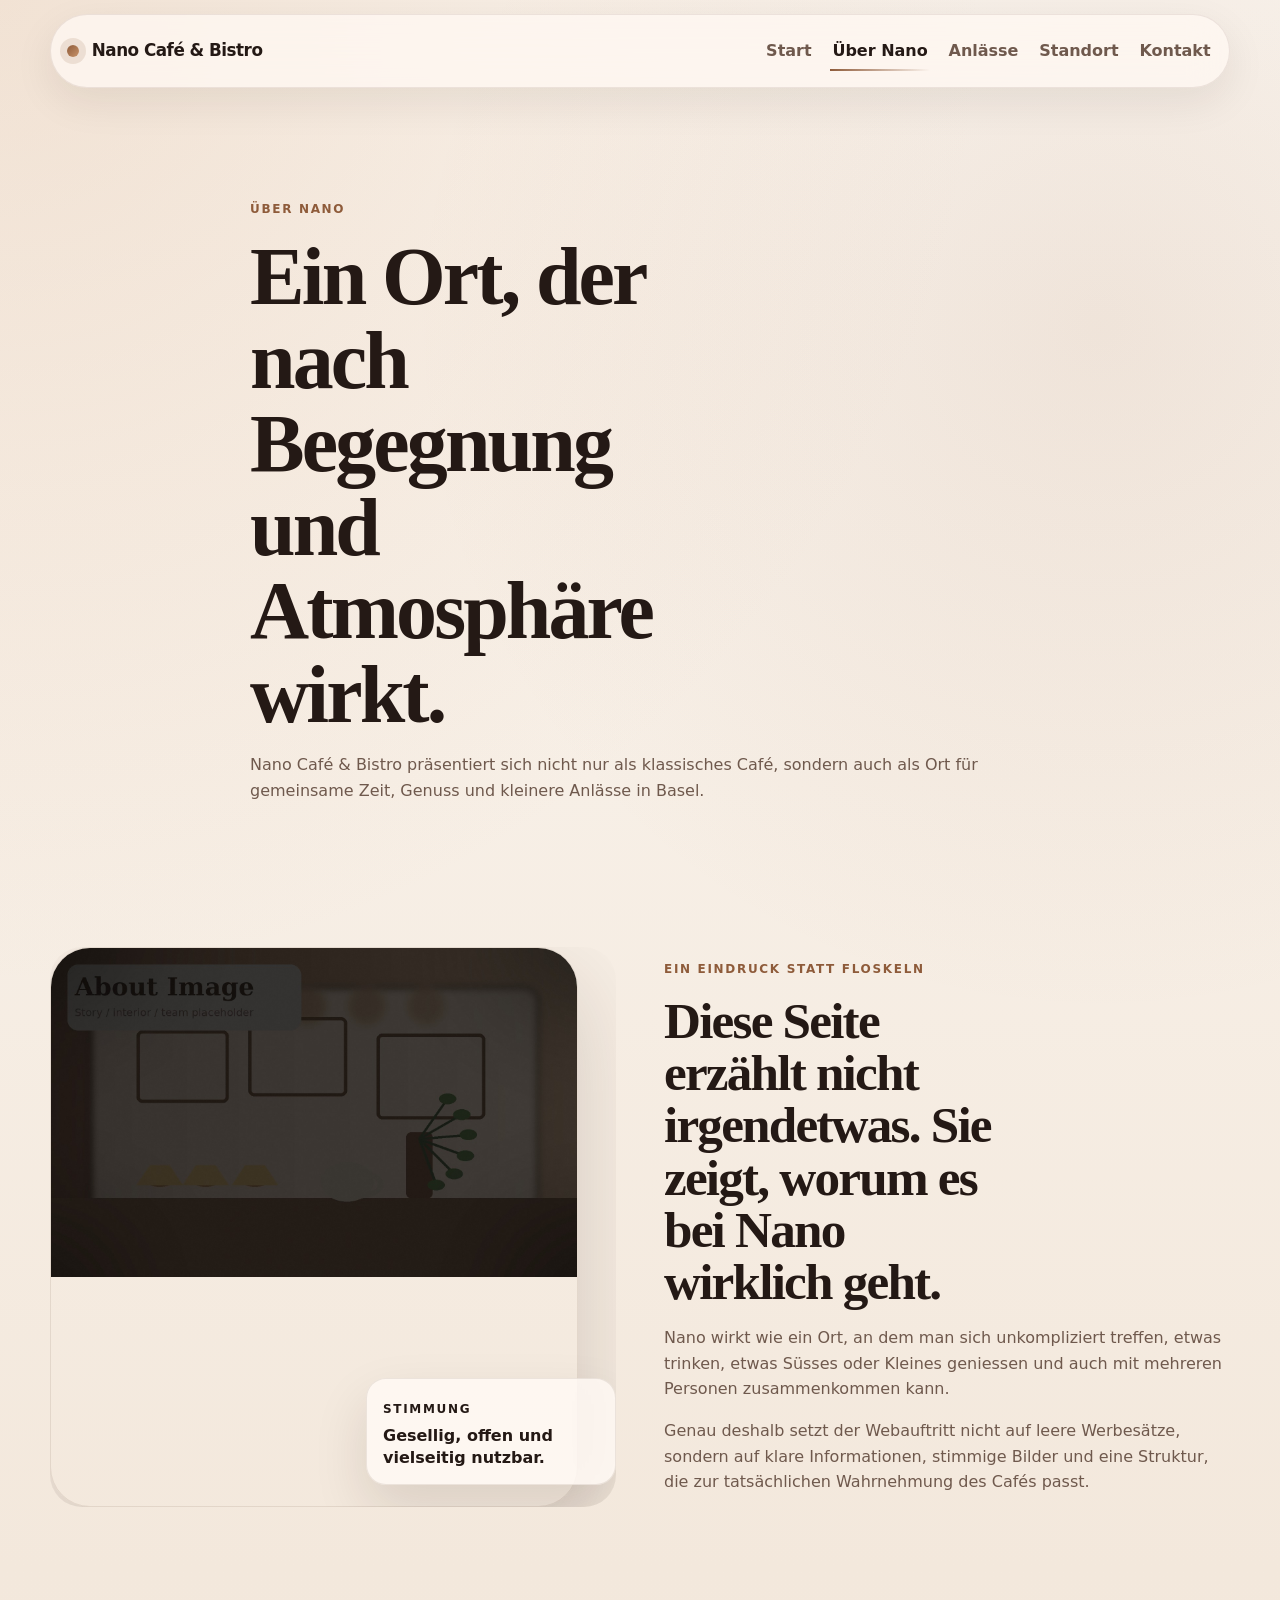
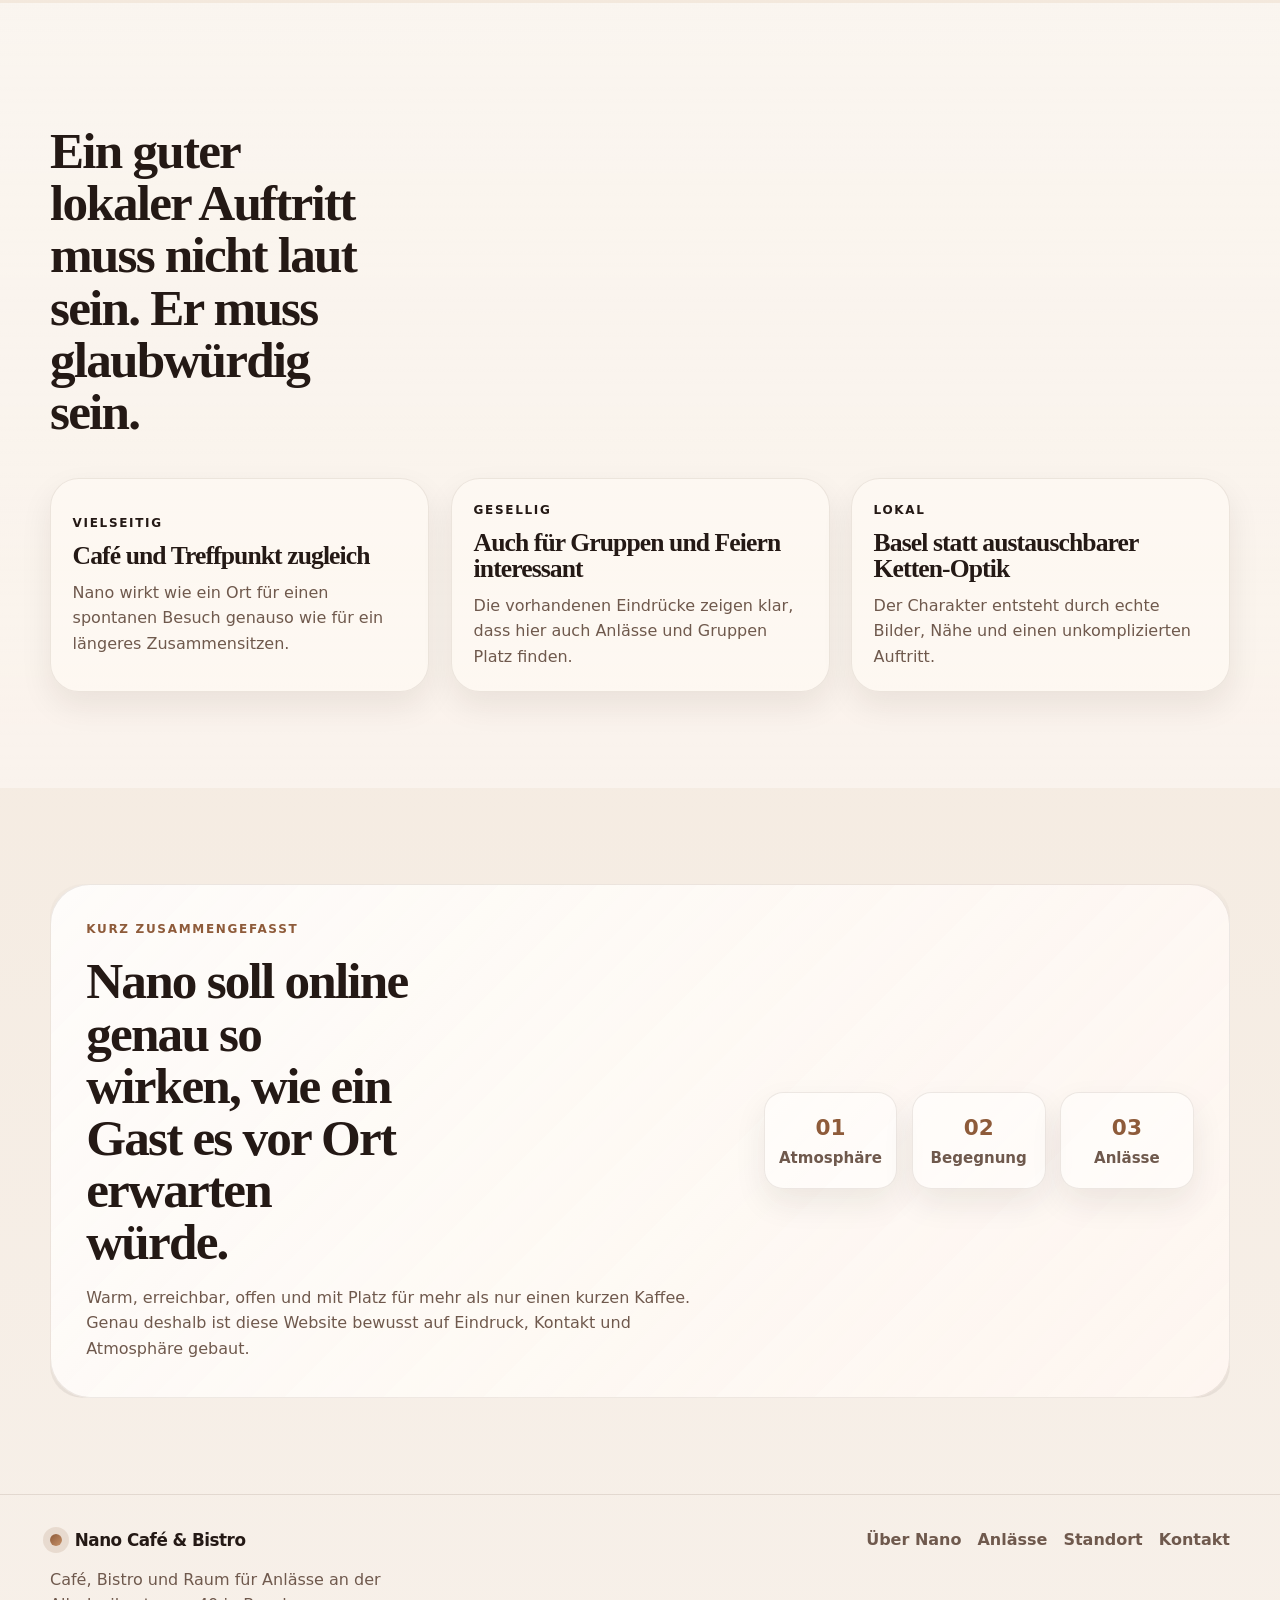
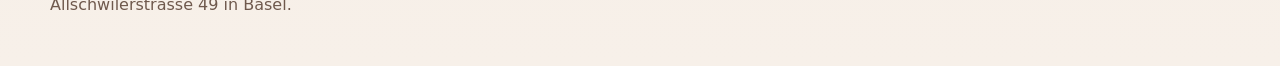
<file: about.html>
<!DOCTYPE html>
<html lang="de">
<head>
  <meta charset="UTF-8" />
  <meta name="viewport" content="width=device-width, initial-scale=1.0" />
  <title>Über Nano Café & Bistro</title>
  <meta
    name="description"
    content="Mehr über Nano Café & Bistro in Basel – Atmosphäre, Begegnungen und Anlässe."
  />
  <link rel="stylesheet" href="./style.css" />
</head>
<body>
  <header class="site-header">
    <div class="container nav-shell">
      <a href="./index.html" class="brand">
        <span class="brand-dot"></span>
        <span>Nano Café & Bistro</span>
      </a>

      <button class="nav-toggle" aria-label="Navigation öffnen" aria-expanded="false">
        <span></span>
        <span></span>
      </button>

      <nav class="site-nav">
        <a href="./index.html">Start</a>
        <a href="./about.html" class="active">Über Nano</a>
        <a href="./menu.html">Anlässe</a>
        <a href="./index.html#location">Standort</a>
        <a href="./index.html#contact">Kontakt</a>
      </nav>
    </div>
  </header>

  <main>
    <section class="page-hero">
      <div class="container page-hero-inner">
        <span class="eyebrow reveal" data-reveal="fade-up">Über Nano</span>
        <h1 class="reveal" data-reveal="fade-up" data-delay="80">
          Ein Ort, der nach Begegnung und Atmosphäre wirkt.
        </h1>
        <p class="reveal" data-reveal="fade-up" data-delay="160">
          Nano Café & Bistro präsentiert sich nicht nur als klassisches Café,
          sondern auch als Ort für gemeinsame Zeit, Genuss und kleinere Anlässe in Basel.
        </p>
      </div>
    </section>

    <section class="section">
      <div class="container split-grid">
        <div class="media-stack reveal" data-reveal="wipe-up">
          <div class="media-frame media-frame-large">
            <img src="./images/about.jpg" alt="Innenraum oder Anlass im Nano Café & Bistro" />
          </div>
          <div class="media-card">
            <span class="mini-label">Stimmung</span>
            <strong>Gesellig, offen und vielseitig nutzbar.</strong>
          </div>
        </div>

        <div class="section-copy">
          <span class="section-label reveal" data-reveal="fade-up">Ein Eindruck statt Floskeln</span>
          <h2 class="reveal" data-reveal="fade-up" data-delay="80">
            Diese Seite erzählt nicht irgendetwas. Sie zeigt, worum es bei Nano wirklich geht.
          </h2>

          <p class="reveal" data-reveal="fade-up" data-delay="160">
            Nano wirkt wie ein Ort, an dem man sich unkompliziert treffen, etwas trinken,
            etwas Süsses oder Kleines geniessen und auch mit mehreren Personen zusammenkommen kann.
          </p>

          <p class="reveal" data-reveal="fade-up" data-delay="240">
            Genau deshalb setzt der Webauftritt nicht auf leere Werbesätze,
            sondern auf klare Informationen, stimmige Bilder und eine Struktur,
            die zur tatsächlichen Wahrnehmung des Cafés passt.
          </p>
        </div>
      </div>
    </section>

    <section class="section section-soft">
      <div class="container">
        <div class="section-head">
          <span class="section-label reveal" data-reveal="fade-up">Was Nano besonders macht</span>
          <h2 class="reveal" data-reveal="fade-up" data-delay="80">
            Ein guter lokaler Auftritt muss nicht laut sein. Er muss glaubwürdig sein.
          </h2>
        </div>

        <div class="feature-grid">
          <article class="feature-card reveal" data-reveal="fade-up" data-delay="60">
            <div class="feature-body feature-body-only">
              <span class="mini-label">Vielseitig</span>
              <h3>Café und Treffpunkt zugleich</h3>
              <p>
                Nano wirkt wie ein Ort für einen spontanen Besuch genauso wie für ein längeres Zusammensitzen.
              </p>
            </div>
          </article>

          <article class="feature-card reveal" data-reveal="fade-up" data-delay="160">
            <div class="feature-body feature-body-only">
              <span class="mini-label">Gesellig</span>
              <h3>Auch für Gruppen und Feiern interessant</h3>
              <p>
                Die vorhandenen Eindrücke zeigen klar, dass hier auch Anlässe und Gruppen Platz finden.
              </p>
            </div>
          </article>

          <article class="feature-card reveal" data-reveal="fade-up" data-delay="260">
            <div class="feature-body feature-body-only">
              <span class="mini-label">Lokal</span>
              <h3>Basel statt austauschbarer Ketten-Optik</h3>
              <p>
                Der Charakter entsteht durch echte Bilder, Nähe und einen unkomplizierten Auftritt.
              </p>
            </div>
          </article>
        </div>
      </div>
    </section>

    <section class="section">
      <div class="container editorial-panel reveal" data-reveal="wipe-up">
        <div class="editorial-copy">
          <span class="section-label">Kurz zusammengefasst</span>
          <h2>Nano soll online genau so wirken, wie ein Gast es vor Ort erwarten würde.</h2>
          <p>
            Warm, erreichbar, offen und mit Platz für mehr als nur einen kurzen Kaffee.
            Genau deshalb ist diese Website bewusst auf Eindruck, Kontakt und Atmosphäre gebaut.
          </p>
        </div>

        <div class="editorial-stats">
          <div class="stat-box">
            <strong>01</strong>
            <span>Atmosphäre</span>
          </div>
          <div class="stat-box">
            <strong>02</strong>
            <span>Begegnung</span>
          </div>
          <div class="stat-box">
            <strong>03</strong>
            <span>Anlässe</span>
          </div>
        </div>
      </div>
    </section>
  </main>

  <footer class="site-footer">
    <div class="container footer-grid">
      <div>
        <a href="./index.html" class="brand footer-brand">
          <span class="brand-dot"></span>
          <span>Nano Café & Bistro</span>
        </a>
        <p>
          Café, Bistro und Raum für Anlässe an der Allschwilerstrasse 49 in Basel.
        </p>
      </div>

      <div class="footer-links">
        <a href="./about.html">Über Nano</a>
        <a href="./menu.html">Anlässe</a>
        <a href="./index.html#location">Standort</a>
        <a href="./index.html#contact">Kontakt</a>
      </div>
    </div>
  </footer>

  <script src="./script.js"></script>
</body>
</html>
</file>
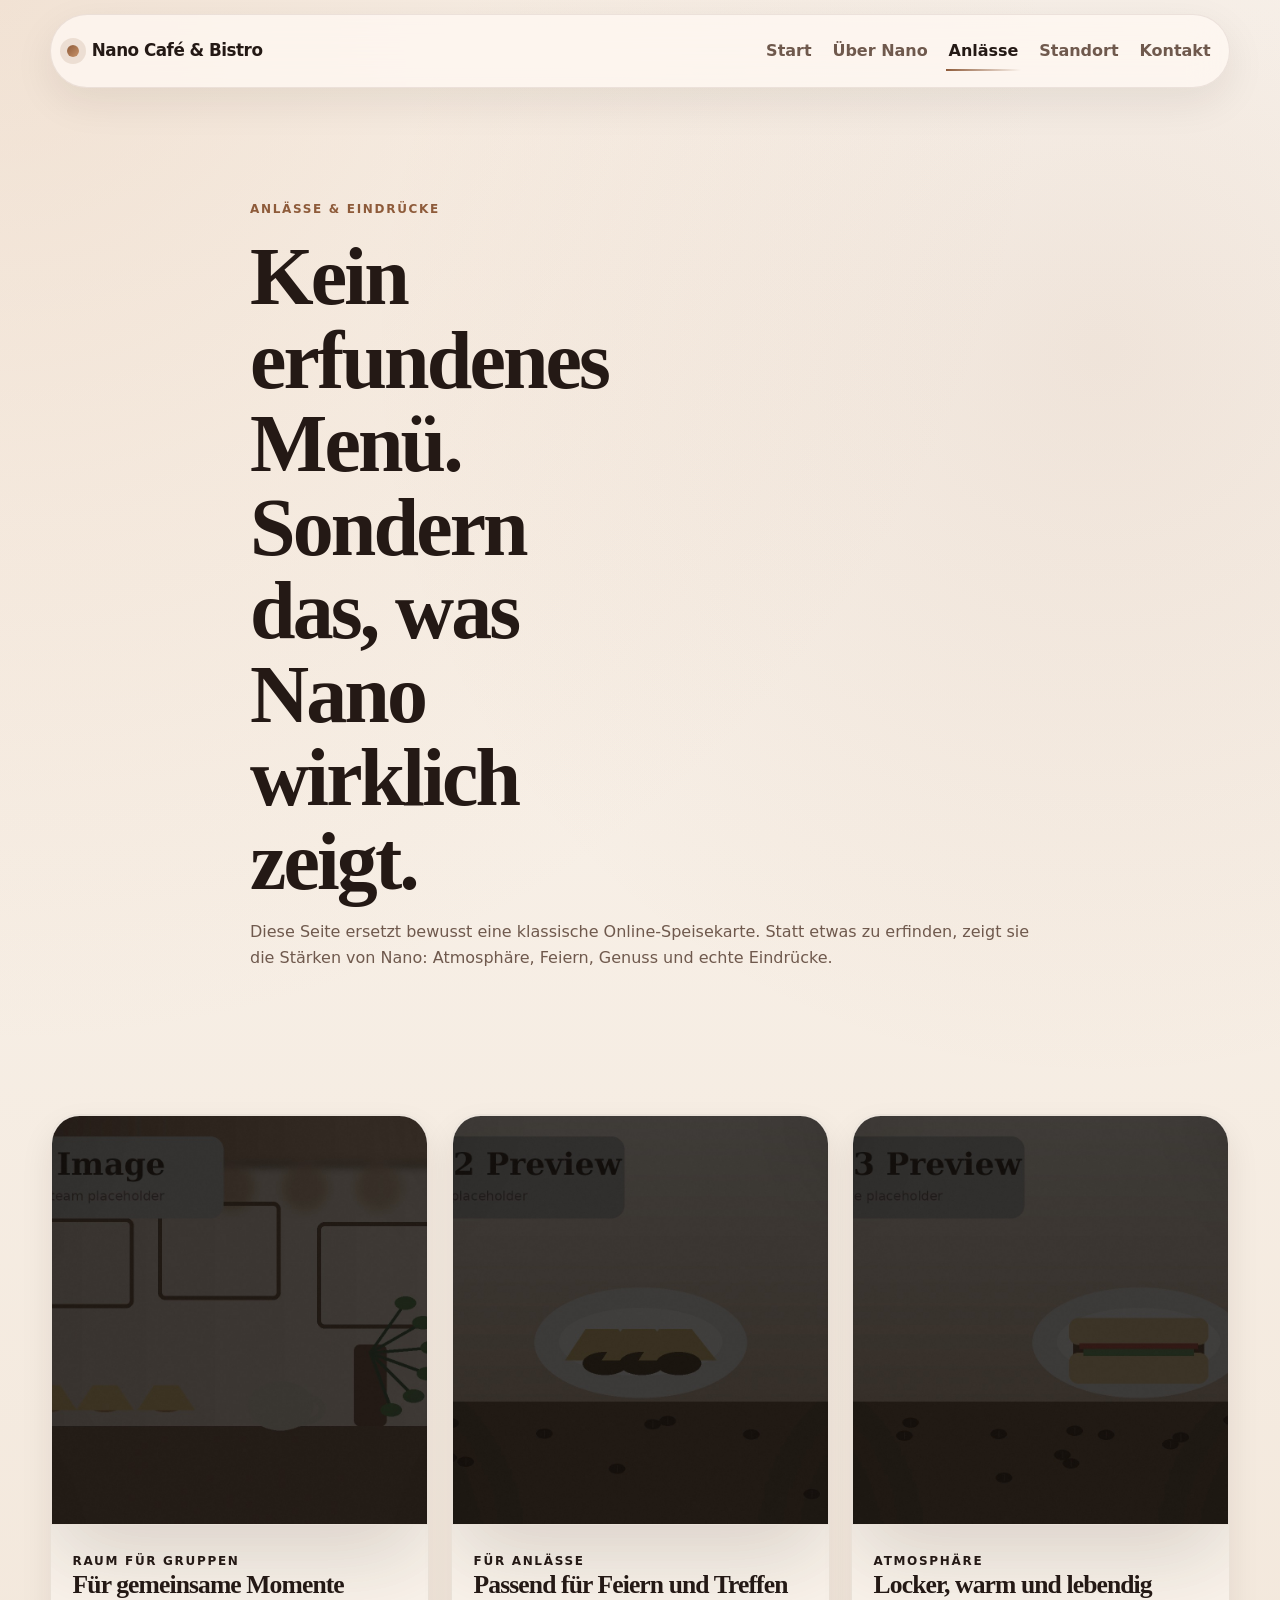
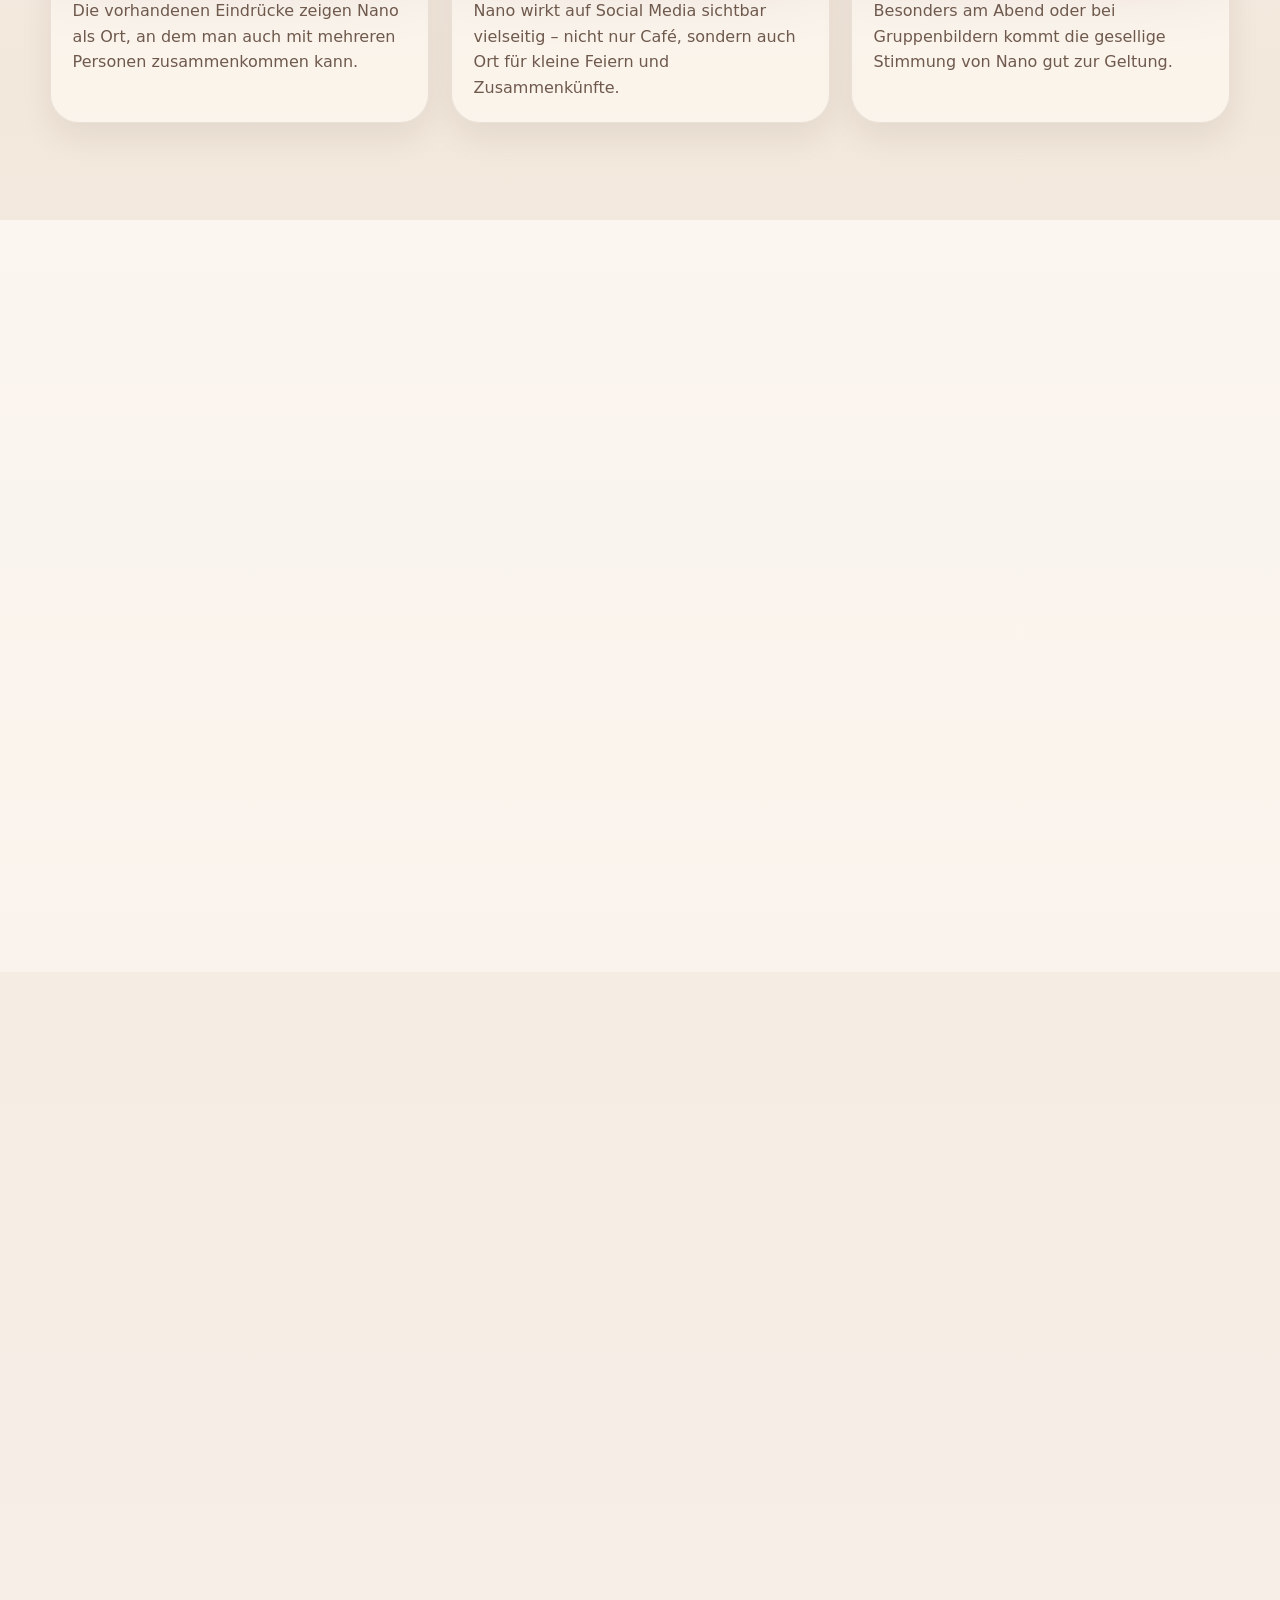
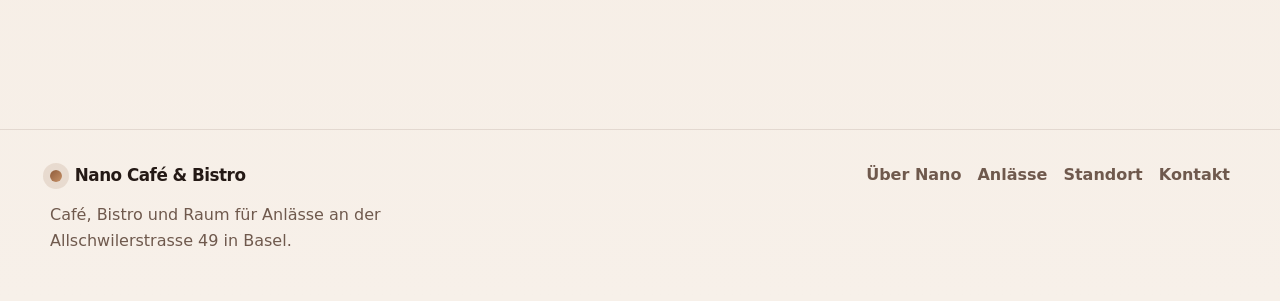
<file: menu.html>
<!DOCTYPE html>
<html lang="de">
<head>
  <meta charset="UTF-8" />
  <meta name="viewport" content="width=device-width, initial-scale=1.0" />
  <title>Anlässe & Eindrücke – Nano Café & Bistro</title>
  <meta
    name="description"
    content="Anlässe, Eindrücke und Atmosphäre im Nano Café & Bistro in Basel."
  />
  <link rel="stylesheet" href="./style.css" />
</head>
<body>
  <header class="site-header">
    <div class="container nav-shell">
      <a href="./index.html" class="brand">
        <span class="brand-dot"></span>
        <span>Nano Café & Bistro</span>
      </a>

      <button class="nav-toggle" aria-label="Navigation öffnen" aria-expanded="false">
        <span></span>
        <span></span>
      </button>

      <nav class="site-nav">
        <a href="./index.html">Start</a>
        <a href="./about.html">Über Nano</a>
        <a href="./menu.html" class="active">Anlässe</a>
        <a href="./index.html#location">Standort</a>
        <a href="./index.html#contact">Kontakt</a>
      </nav>
    </div>
  </header>

  <main>
    <section class="page-hero">
      <div class="container page-hero-inner">
        <span class="eyebrow reveal" data-reveal="fade-up">Anlässe & Eindrücke</span>
        <h1 class="reveal" data-reveal="fade-up" data-delay="80">
          Kein erfundenes Menü. Sondern das, was Nano wirklich zeigt.
        </h1>
        <p class="reveal" data-reveal="fade-up" data-delay="160">
          Diese Seite ersetzt bewusst eine klassische Online-Speisekarte.
          Statt etwas zu erfinden, zeigt sie die Stärken von Nano:
          Atmosphäre, Feiern, Genuss und echte Eindrücke.
        </p>
      </div>
    </section>

    <section class="section">
      <div class="container feature-grid">
        <article class="feature-card reveal" data-reveal="fade-up" data-delay="60">
          <div class="feature-image">
            <img src="./images/about.jpg" alt="Raum oder Tisch für einen Anlass im Nano Café & Bistro" />
          </div>
          <div class="feature-body">
            <span class="mini-label">Raum für Gruppen</span>
            <h3>Für gemeinsame Momente</h3>
            <p>
              Die vorhandenen Eindrücke zeigen Nano als Ort, an dem man auch mit mehreren Personen zusammenkommen kann.
            </p>
          </div>
        </article>

        <article class="feature-card reveal" data-reveal="fade-up" data-delay="160">
          <div class="feature-image">
            <img src="./images/menu-2.jpg" alt="Häppchen oder Arrangement im Nano Café & Bistro" />
          </div>
          <div class="feature-body">
            <span class="mini-label">Für Anlässe</span>
            <h3>Passend für Feiern und Treffen</h3>
            <p>
              Nano wirkt auf Social Media sichtbar vielseitig – nicht nur Café, sondern auch Ort für kleine Feiern und Zusammenkünfte.
            </p>
          </div>
        </article>

        <article class="feature-card reveal" data-reveal="fade-up" data-delay="260">
          <div class="feature-image">
            <img src="./images/menu-3.jpg" alt="Atmosphäre am Abend oder Aussenbereich des Nano Café & Bistro" />
          </div>
          <div class="feature-body">
            <span class="mini-label">Atmosphäre</span>
            <h3>Locker, warm und lebendig</h3>
            <p>
              Besonders am Abend oder bei Gruppenbildern kommt die gesellige Stimmung von Nano gut zur Geltung.
            </p>
          </div>
        </article>
      </div>
    </section>

    <section class="section section-soft">
      <div class="container split-grid">
        <div class="section-copy">
          <span class="section-label reveal" data-reveal="fade-up">Süsses, Getränke, Eindrücke</span>
          <h2 class="reveal" data-reveal="fade-up" data-delay="80">
            Der Auftritt lebt von Bildern, nicht von leeren Listen.
          </h2>

          <p class="reveal" data-reveal="fade-up" data-delay="160">
            Da keine vollständige Online-Speisekarte verfügbar ist, ist es stärker,
            die Website auf echte Stimmung und sichtbare Angebote auszurichten,
            statt etwas frei zu erfinden.
          </p>

          <p class="reveal" data-reveal="fade-up" data-delay="240">
            Genau deshalb funktioniert diese Seite als Galerie für das, was Gäste erwarten dürfen:
            Café-Atmosphäre, Desserts, Getränke, Treffen und ein Ort für gemeinsame Zeit.
          </p>
        </div>

        <div class="media-stack reveal" data-reveal="wipe-up">
          <div class="media-frame media-frame-large">
            <img src="./images/menu-1.jpg" alt="Dessert oder Getränk im Nano Café & Bistro" />
          </div>
          <div class="media-card">
            <span class="mini-label">Eindruck</span>
            <strong>Lieber echte Stimmung als erfundene Menütexte.</strong>
          </div>
        </div>
      </div>
    </section>

    <section class="section">
      <div class="container editorial-panel reveal" data-reveal="wipe-up">
        <div class="editorial-copy">
          <span class="section-label">Kontakt statt Spekulation</span>
          <h2>Wer mehr wissen möchte, soll direkt Kontakt aufnehmen.</h2>
          <p>
            Das passt für Nano deutlich besser als eine unvollständige oder erfundene Menü-Seite.
            Wer reservieren, fragen oder sich zu einem Anlass melden will, erreicht das Café direkt.
          </p>

          <div class="hero-actions">
            <a href="tel:+41613012806" class="btn btn-primary">061 301 28 06</a>
            <a href="https://www.instagram.com/nano_cafe.bistro/" target="_blank" rel="noopener noreferrer" class="btn btn-secondary">Instagram</a>
          </div>
        </div>

        <div class="editorial-stats">
          <div class="stat-box">
            <strong>01</strong>
            <span>Anrufen</span>
          </div>
          <div class="stat-box">
            <strong>02</strong>
            <span>Vorbeikommen</span>
          </div>
          <div class="stat-box">
            <strong>03</strong>
            <span>Instagram</span>
          </div>
        </div>
      </div>
    </section>
  </main>

  <footer class="site-footer">
    <div class="container footer-grid">
      <div>
        <a href="./index.html" class="brand footer-brand">
          <span class="brand-dot"></span>
          <span>Nano Café & Bistro</span>
        </a>
        <p>
          Café, Bistro und Raum für Anlässe an der Allschwilerstrasse 49 in Basel.
        </p>
      </div>

      <div class="footer-links">
        <a href="./about.html">Über Nano</a>
        <a href="./menu.html">Anlässe</a>
        <a href="./index.html#location">Standort</a>
        <a href="./index.html#contact">Kontakt</a>
      </div>
    </div>
  </footer>

  <script src="./script.js"></script>
</body>
</html>
</file>
<file: style.css>
:root {
  --bg: #f5eee7;
  --bg-soft: #efe2d5;
  --surface: rgba(255, 249, 244, 0.72);
  --surface-strong: rgba(255, 252, 248, 0.92);
  --surface-dark: #1d1512;
  --surface-dark-2: #291c17;
  --text: #241915;
  --text-soft: #6f594d;
  --text-light: rgba(255, 244, 238, 0.88);
  --line: rgba(82, 51, 35, 0.12);
  --line-strong: rgba(82, 51, 35, 0.2);
  --accent: #8e5b3a;
  --accent-2: #c79269;
  --accent-3: #efd4bd;
  --white: #ffffff;
  --shadow-sm: 0 14px 32px rgba(43, 24, 16, 0.08);
  --shadow-md: 0 24px 54px rgba(43, 24, 16, 0.12);
  --shadow-lg: 0 34px 90px rgba(43, 24, 16, 0.16);
  --radius-sm: 1rem;
  --radius-md: 1.4rem;
  --radius-lg: 2rem;
  --radius-xl: 2.5rem;
  --container: 1180px;
  --ease: cubic-bezier(.22, .61, .36, 1);
}

*,
*::before,
*::after {
  box-sizing: border-box;
}

html {
  scroll-behavior: smooth;
}

body {
  margin: 0;
  font-family: Inter, system-ui, -apple-system, BlinkMacSystemFont, "Segoe UI", sans-serif;
  color: var(--text);
  background:
    radial-gradient(circle at top left, rgba(219, 180, 147, 0.3), transparent 28%),
    radial-gradient(circle at 86% 10%, rgba(151, 93, 57, 0.1), transparent 22%),
    linear-gradient(180deg, #fbf6f0 0%, #f3e8dc 48%, #f7f0e9 100%);
  line-height: 1.6;
  overflow-x: hidden;
}

img {
  display: block;
  max-width: 100%;
}

a {
  color: inherit;
  text-decoration: none;
}

button {
  font: inherit;
}

.container {
  width: min(calc(100% - 2rem), var(--container));
  margin-inline: auto;
}

.section {
  padding: 6rem 0;
}

.section-soft {
  background:
    linear-gradient(180deg, rgba(255, 255, 255, 0.34), rgba(255, 255, 255, 0.08)),
    rgba(255, 250, 245, 0.42);
}

.section-dark {
  color: var(--white);
  background:
    radial-gradient(circle at 85% 15%, rgba(199, 146, 105, 0.16), transparent 28%),
    linear-gradient(180deg, var(--surface-dark) 0%, var(--surface-dark-2) 100%);
}

h1,
h2,
h3 {
  margin: 0;
  font-family: Georgia, "Times New Roman", serif;
  letter-spacing: -0.035em;
  line-height: 1.02;
}

h1 {
  font-size: clamp(3rem, 6.4vw, 5.9rem);
  max-width: 10ch;
}

h2 {
  font-size: clamp(2.1rem, 4vw, 3.3rem);
  max-width: 13ch;
}

h3 {
  font-size: clamp(1.25rem, 2vw, 1.65rem);
}

p {
  margin: 0;
  color: var(--text-soft);
}

.section-dark p {
  color: var(--text-light);
}

.eyebrow,
.section-label,
.mini-label {
  display: inline-flex;
  align-items: center;
  gap: 0.5rem;
  text-transform: uppercase;
  letter-spacing: 0.14em;
  font-weight: 800;
  font-size: 0.75rem;
}

.eyebrow,
.section-label {
  color: var(--accent);
}

.section-label.light {
  color: var(--accent-3);
}

.text-link {
  display: inline-flex;
  align-items: center;
  gap: 0.45rem;
  margin-top: 0.95rem;
  font-weight: 700;
  color: var(--accent);
  transition: gap 220ms var(--ease), color 220ms var(--ease);
}

.text-link::after {
  content: "→";
}

.text-link:hover {
  gap: 0.7rem;
}

.site-header {
  position: sticky;
  top: 0;
  z-index: 1000;
  padding-top: 0.85rem;
}

.nav-shell {
  position: relative;
  display: flex;
  align-items: center;
  justify-content: space-between;
  gap: 1rem;
  min-height: 74px;
  padding: 0.9rem 1rem;
  background: rgba(255, 249, 243, 0.74);
  border: 1px solid rgba(88, 56, 39, 0.1);
  border-radius: 999px;
  backdrop-filter: blur(18px);
  box-shadow: 0 14px 40px rgba(43, 24, 16, 0.08);
  transition: background 220ms var(--ease), box-shadow 220ms var(--ease), border-color 220ms var(--ease);
}

.site-header.is-scrolled .nav-shell {
  background: rgba(255, 249, 243, 0.9);
  box-shadow: 0 18px 44px rgba(43, 24, 16, 0.12);
  border-color: rgba(88, 56, 39, 0.14);
}

.brand {
  display: inline-flex;
  align-items: center;
  gap: 0.8rem;
  font-weight: 800;
  letter-spacing: -0.03em;
  font-size: 1.05rem;
  flex-shrink: 0;
}

.brand-dot {
  width: 12px;
  height: 12px;
  border-radius: 999px;
  background: linear-gradient(135deg, var(--accent), var(--accent-2));
  box-shadow: 0 0 0 7px rgba(142, 91, 58, 0.14);
}

.site-nav {
  display: flex;
  align-items: center;
  gap: 1rem;
}

.site-nav a {
  position: relative;
  padding: 0.35rem 0.15rem;
  color: var(--text-soft);
  font-weight: 600;
  transition: color 220ms var(--ease);
}

.site-nav a::after {
  content: "";
  position: absolute;
  left: 0;
  right: 0;
  bottom: -0.15rem;
  height: 2px;
  background: linear-gradient(90deg, var(--accent), transparent);
  transform: scaleX(0);
  transform-origin: left;
  transition: transform 260ms var(--ease);
}

.site-nav a:hover,
.site-nav a.active {
  color: var(--text);
}

.site-nav a:hover::after,
.site-nav a.active::after {
  transform: scaleX(1);
}

.nav-toggle {
  display: none;
  width: 48px;
  height: 48px;
  border-radius: 999px;
  border: 1px solid rgba(82, 51, 35, 0.12);
  background: rgba(255, 255, 255, 0.55);
  align-items: center;
  justify-content: center;
  flex-direction: column;
  gap: 5px;
  cursor: pointer;
}

.nav-toggle span {
  width: 18px;
  height: 2px;
  background: var(--text);
  transition: transform 240ms var(--ease), opacity 240ms var(--ease);
}

.nav-toggle.is-active span:first-child {
  transform: translateY(3.5px) rotate(45deg);
}

.nav-toggle.is-active span:last-child {
  transform: translateY(-3.5px) rotate(-45deg);
}

.hero {
  position: relative;
  padding: 5.4rem 0 4.5rem;
  overflow: clip;
}

.hero-glow {
  position: absolute;
  border-radius: 999px;
  filter: blur(14px);
  pointer-events: none;
}

.glow-left {
  width: 340px;
  height: 340px;
  top: 1rem;
  left: -6rem;
  background: radial-gradient(circle, rgba(214, 175, 143, 0.58), transparent 68%);
}

.glow-right {
  width: 420px;
  height: 420px;
  right: -8rem;
  bottom: -5rem;
  background: radial-gradient(circle, rgba(142, 91, 58, 0.14), transparent 68%);
}

.hero-grid,
.split-grid,
.location-grid,
.contact-grid {
  display: grid;
  grid-template-columns: repeat(2, minmax(0, 1fr));
  gap: 2.4rem;
  align-items: center;
}

.hero-text {
  max-width: 64ch;
  margin-top: 1.4rem;
  font-size: 1.05rem;
}

.hero-actions {
  display: flex;
  flex-wrap: wrap;
  gap: 0.9rem;
  margin-top: 1.9rem;
}

.btn {
  position: relative;
  display: inline-flex;
  align-items: center;
  justify-content: center;
  min-height: 54px;
  padding: 0.95rem 1.4rem;
  border-radius: 999px;
  font-weight: 800;
  border: 1px solid transparent;
  overflow: hidden;
  isolation: isolate;
  transition:
    transform 240ms var(--ease),
    box-shadow 240ms var(--ease),
    border-color 240ms var(--ease),
    background 240ms var(--ease);
}

.btn::before {
  content: "";
  position: absolute;
  inset: 0;
  z-index: -1;
  transform: translateX(-100%);
  transition: transform 420ms var(--ease);
}

.btn:hover {
  transform: translateY(-3px) scale(1.03);
}

.btn:hover::before {
  transform: translateX(0);
}

.btn-primary {
  color: var(--white);
  background: linear-gradient(135deg, var(--accent) 0%, #7f4f31 100%);
  box-shadow: 0 18px 36px rgba(127, 79, 49, 0.28);
}

.btn-primary::before {
  background: linear-gradient(135deg, #b2734a 0%, #8a5534 100%);
}

.btn-primary:hover {
  box-shadow: 0 24px 44px rgba(127, 79, 49, 0.34);
}

.btn-secondary {
  color: var(--text);
  background: rgba(255, 255, 255, 0.56);
  border-color: rgba(82, 51, 35, 0.1);
  backdrop-filter: blur(12px);
}

.btn-secondary::before {
  background: linear-gradient(135deg, rgba(199, 146, 105, 0.28), rgba(255, 255, 255, 0.45));
}

.btn-light {
  color: var(--white);
  background: rgba(255, 255, 255, 0.06);
  border-color: rgba(255, 255, 255, 0.12);
}

.btn-light::before {
  background: linear-gradient(135deg, rgba(239, 212, 189, 0.14), rgba(255, 255, 255, 0.08));
}

.hero-tags {
  display: flex;
  flex-wrap: wrap;
  gap: 0.75rem;
  margin-top: 1.8rem;
}

.hero-tag,
.tag {
  padding: 0.75rem 0.95rem;
  border-radius: 999px;
  background: rgba(255, 251, 247, 0.58);
  border: 1px solid rgba(82, 51, 35, 0.1);
  box-shadow: var(--shadow-sm);
  font-weight: 700;
}

.hero-stage {
  position: relative;
  min-height: 650px;
}

.hero-stage-main {
  position: absolute;
  inset: 0 0 0 3rem;
  overflow: hidden;
  border-radius: 2.2rem;
  box-shadow: var(--shadow-lg);
  border: 1px solid rgba(82, 51, 35, 0.1);
}

.hero-stage-main img {
  width: 100%;
  height: 100%;
  object-fit: cover;
  transition: transform 850ms var(--ease);
}

.hero-stage:hover .hero-stage-main img {
  transform: scale(1.05);
}

.hero-stage::before {
  content: "";
  position: absolute;
  inset: 1.1rem 3.5rem -1.1rem -0.6rem;
  border-radius: 2.2rem;
  background: linear-gradient(135deg, rgba(255, 255, 255, 0.55), rgba(199, 146, 105, 0.16));
  border: 1px solid rgba(82, 51, 35, 0.08);
  z-index: -1;
}

.hero-float,
.media-card {
  position: absolute;
  max-width: 250px;
  padding: 1rem 1rem 0.95rem;
  border-radius: 1.25rem;
  background: rgba(255, 250, 245, 0.84);
  border: 1px solid rgba(82, 51, 35, 0.1);
  backdrop-filter: blur(16px);
  box-shadow: var(--shadow-md);
}

.hero-float strong,
.media-card strong {
  display: block;
  margin-top: 0.3rem;
  line-height: 1.35;
}

.hero-float-top {
  top: 1.2rem;
  left: 0;
}

.hero-float-bottom {
  right: -0.8rem;
  bottom: 1.5rem;
}

.section-head {
  max-width: 760px;
  margin-bottom: 2.5rem;
}

.split-grid {
  gap: 3rem;
}

.media-stack {
  position: relative;
  padding-right: 2.4rem;
}

.media-frame,
.location-media,
.feature-image {
  overflow: hidden;
  border-radius: var(--radius-xl);
  box-shadow: var(--shadow-lg);
  border: 1px solid rgba(82, 51, 35, 0.1);
}

.media-frame-large {
  min-height: 560px;
}

.media-frame img,
.location-media img,
.feature-image img {
  width: 100%;
  height: 100%;
  object-fit: cover;
  transition: transform 800ms var(--ease);
}

.media-card {
  right: 0;
  bottom: 1.4rem;
  width: min(260px, 78%);
}

.section-copy {
  display: grid;
  gap: 1rem;
}

.tag-row {
  display: flex;
  flex-wrap: wrap;
  gap: 0.7rem;
  margin-top: 0.45rem;
}

.feature-grid {
  display: grid;
  grid-template-columns: repeat(3, minmax(0, 1fr));
  gap: 1.35rem;
}

.feature-card,
.contact-box {
  position: relative;
  overflow: hidden;
  background: rgba(255, 250, 245, 0.64);
  border: 1px solid rgba(82, 51, 35, 0.1);
  box-shadow: var(--shadow-sm);
  transition:
    transform 320ms var(--ease),
    box-shadow 320ms var(--ease),
    border-color 320ms var(--ease),
    background 320ms var(--ease);
}

.feature-card::after,
.contact-box::after {
  content: "";
  position: absolute;
  inset: auto -25% -45% -25%;
  height: 160px;
  background: radial-gradient(circle, rgba(199, 146, 105, 0.26), transparent 65%);
  opacity: 0;
  transition: opacity 320ms var(--ease);
  pointer-events: none;
}

.feature-card:hover,
.contact-box:hover {
  transform: translateY(-10px) scale(1.02);
  box-shadow: var(--shadow-lg);
  border-color: rgba(82, 51, 35, 0.18);
  background: rgba(255, 252, 248, 0.92);
}

.feature-card:hover::after,
.contact-box:hover::after {
  opacity: 1;
}

.feature-card:hover .feature-image img {
  transform: scale(1.08);
}

.feature-card {
  border-radius: 1.8rem;
}

.feature-card-large {
  transform: translateY(-14px);
}

.feature-card-large:hover {
  transform: translateY(-20px) scale(1.025);
}

.feature-image {
  aspect-ratio: 4 / 4.35;
  border-radius: 1.8rem 1.8rem 0 0;
}

.feature-body {
  padding: 1.35rem;
}

.feature-body-only {
  min-height: 100%;
  display: grid;
  align-content: center;
  gap: 0.65rem;
}

.editorial-panel {
  display: grid;
  grid-template-columns: 1.2fr 0.8fr;
  gap: 2rem;
  align-items: center;
  padding: 2.2rem;
  border-radius: var(--radius-xl);
  background:
    linear-gradient(135deg, rgba(255, 255, 255, 0.62), rgba(255, 247, 239, 0.42)),
    rgba(255, 250, 245, 0.68);
  border: 1px solid rgba(82, 51, 35, 0.1);
  box-shadow: var(--shadow-md);
}

.editorial-copy {
  display: grid;
  gap: 1rem;
}

.editorial-stats {
  display: grid;
  grid-template-columns: repeat(3, minmax(0, 1fr));
  gap: 0.9rem;
}

.stat-box {
  padding: 1.1rem 0.9rem;
  border-radius: 1.2rem;
  background: rgba(255, 255, 255, 0.5);
  border: 1px solid rgba(82, 51, 35, 0.1);
  text-align: center;
  box-shadow: var(--shadow-sm);
}

.stat-box strong {
  display: block;
  font-size: 1.35rem;
  color: var(--accent);
}

.stat-box span {
  color: var(--text-soft);
  font-weight: 700;
  font-size: 0.94rem;
}

.location-grid {
  gap: 3rem;
}

.location-media {
  min-height: 560px;
}

.location-media:hover img {
  transform: scale(1.06);
}

.hours-card {
  margin-top: 0.5rem;
  padding: 1.3rem;
  border-radius: 1.4rem;
  background: rgba(255, 255, 255, 0.06);
  border: 1px solid rgba(255, 255, 255, 0.1);
  box-shadow: inset 0 1px 0 rgba(255, 255, 255, 0.04);
}

.hours-row {
  display: flex;
  align-items: center;
  justify-content: space-between;
  gap: 1rem;
  padding: 0.82rem 0;
  border-bottom: 1px solid rgba(255, 255, 255, 0.08);
}

.hours-row:last-child {
  border-bottom: 0;
}

.location-address {
  margin-top: 0.8rem;
  color: rgba(255, 244, 236, 0.95) !important;
  font-weight: 700;
}

.contact-grid {
  gap: 2.6rem;
}

.contact-boxes {
  display: grid;
  grid-template-columns: repeat(3, minmax(0, 1fr));
  gap: 1rem;
}

.contact-box {
  min-height: 190px;
  padding: 1.3rem;
  border-radius: 1.5rem;
}

.contact-box a {
  font-weight: 800;
  color: var(--accent);
  word-break: break-word;
}

.page-hero {
  padding: 7rem 0 3rem;
}

.page-hero-inner {
  max-width: 780px;
  display: grid;
  gap: 1rem;
}

.site-footer {
  padding: 2rem 0 3rem;
  border-top: 1px solid var(--line);
}

.footer-grid {
  display: flex;
  justify-content: space-between;
  gap: 2rem;
  align-items: flex-start;
}

.footer-grid p {
  max-width: 42ch;
  margin-top: 0.8rem;
}

.footer-links {
  display: flex;
  flex-wrap: wrap;
  gap: 1rem;
}

.footer-links a {
  color: var(--text-soft);
  font-weight: 600;
  transition: color 220ms var(--ease);
}

.footer-links a:hover {
  color: var(--text);
}

.reveal {
  opacity: 0;
  transform: translateY(30px);
  filter: blur(8px);
  transition:
    opacity 760ms var(--ease),
    transform 760ms var(--ease),
    filter 760ms var(--ease),
    clip-path 860ms var(--ease);
  transition-delay: var(--delay, 0ms);
  will-change: transform, opacity, filter;
}

.reveal.in-view {
  opacity: 1;
  transform: none;
  filter: blur(0);
}

[data-reveal="fade-up"] {
  transform: translateY(34px);
}

[data-reveal="soft-scale"] {
  transform: translateY(24px) scale(0.96);
}

[data-reveal="wipe-up"] {
  transform: translateY(24px);
  clip-path: inset(18% 0 0 0 round 2rem);
}

[data-reveal="wipe-up"].in-view {
  clip-path: inset(0 0 0 0 round 2rem);
}

@media (max-width: 1020px) {
  .hero-grid,
  .split-grid,
  .location-grid,
  .contact-grid,
  .feature-grid,
  .editorial-panel {
    grid-template-columns: 1fr;
  }

  .hero-stage {
    min-height: 520px;
  }

  .hero-stage-main {
    inset: 0;
  }

  .hero-stage::before {
    inset: 1rem -0.8rem -0.8rem 1rem;
  }

  .feature-card-large {
    transform: none;
  }

  .feature-card-large:hover {
    transform: translateY(-10px) scale(1.02);
  }

  .contact-boxes,
  .editorial-stats {
    grid-template-columns: 1fr;
  }

  .media-stack {
    padding-right: 0;
  }

  .media-card,
  .hero-float {
    position: static;
    max-width: none;
    margin-top: 1rem;
  }

  .media-frame-large,
  .location-media {
    min-height: 460px;
  }
}

@media (max-width: 760px) {
  .nav-toggle {
    display: inline-flex;
  }

  .site-nav {
    position: absolute;
    top: calc(100% + 0.75rem);
    left: 1rem;
    right: 1rem;
    display: grid;
    gap: 0.2rem;
    padding: 0.75rem;
    background: rgba(255, 249, 243, 0.96);
    border: 1px solid rgba(82, 51, 35, 0.1);
    border-radius: 1.2rem;
    backdrop-filter: blur(16px);
    box-shadow: 0 18px 42px rgba(43, 24, 16, 0.12);
    opacity: 0;
    pointer-events: none;
    transform: translateY(-10px);
    transition: opacity 240ms var(--ease), transform 240ms var(--ease);
  }

  .site-nav.is-open {
    opacity: 1;
    pointer-events: auto;
    transform: translateY(0);
  }

  .site-nav a {
    padding: 0.8rem 0.55rem;
    border-radius: 0.9rem;
  }

  .site-nav a:hover {
    background: rgba(142, 91, 58, 0.08);
  }

  h1 {
    max-width: 12ch;
  }

  h2 {
    max-width: 16ch;
  }

  .hero {
    padding-top: 4rem;
  }

  .hero-stage {
    min-height: 400px;
  }

  .footer-grid,
  .footer-links,
  .hero-tags,
  .tag-row {
    flex-direction: column;
    align-items: flex-start;
  }

  .section {
    padding: 4.7rem 0;
  }
}

@media (prefers-reduced-motion: reduce) {
  html {
    scroll-behavior: auto;
  }

  *,
  *::before,
  *::after {
    animation: none !important;
    transition: none !important;
  }

  .reveal,
  .reveal.in-view {
    opacity: 1 !important;
    transform: none !important;
    filter: none !important;
    clip-path: none !important;
  }
}
</file>
